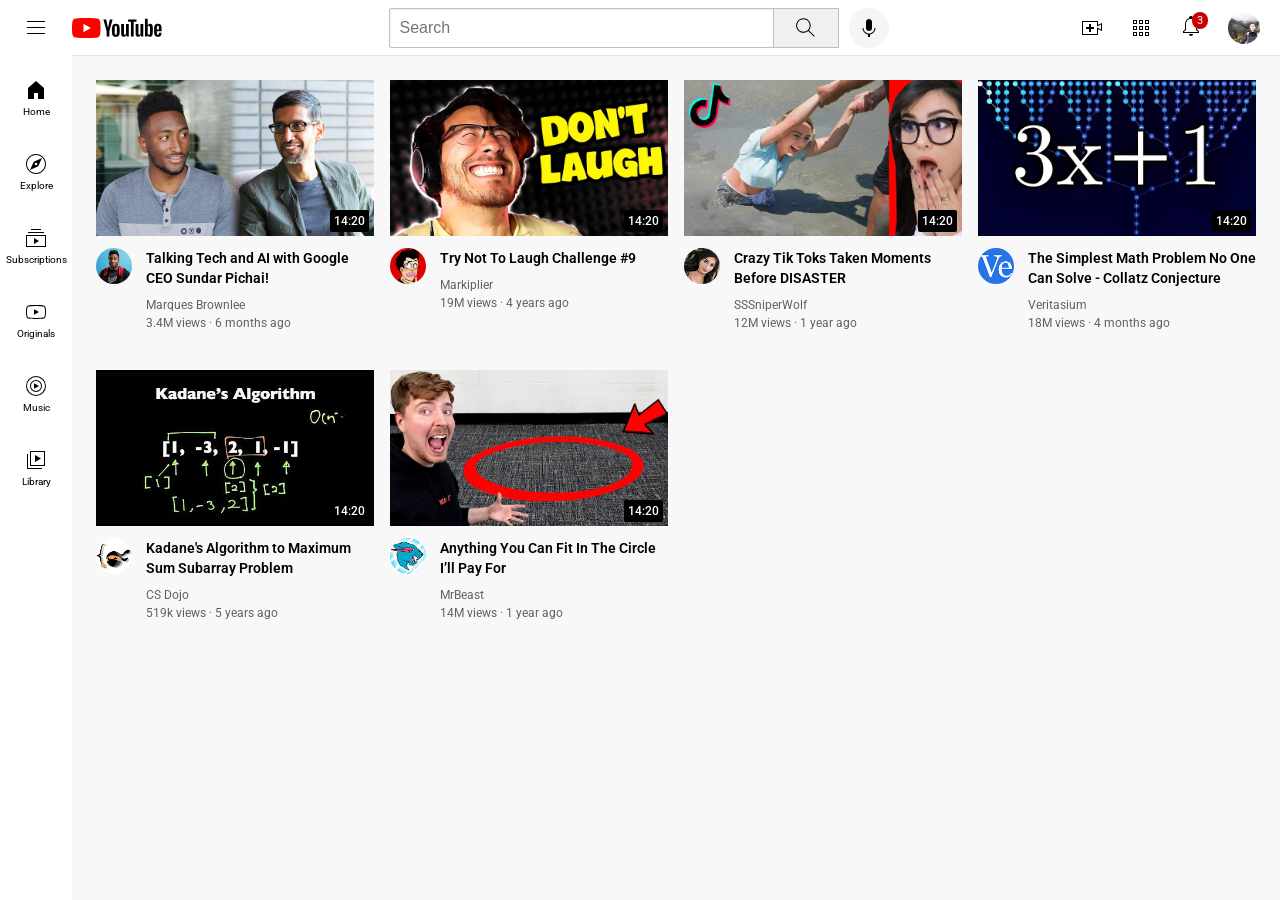
<file: index.html>
<!DOCTYPE html>
<html lang="en">
  <head>
    <title>YouTube.com Clone</title>
    <link rel="preconnect" href="https://fonts.googleapis.com" />
    <link rel="preconnect" href="https://fonts.gstatic.com" crossorigin />
    <link
      href="https://fonts.googleapis.com/css2?family=Roboto:ital,wght@0,100..900;1,100..900&display=swap"
      rel="stylesheet"
    />
    <link rel="stylesheet" href="styles/general.css" />
    <link rel="stylesheet" href="styles/header.css" />
    <link rel="stylesheet" href="styles/video.css" />
    <link rel="stylesheet" href="styles/sidebar.css" />
    <meta charset="UTF-8" />
    <meta name="viewport" content="width=device-width, initial-scale=1.0" />
    <title>Document</title>
  </head>
  <body>
    <header class="header">
      <div class="left-section">
        <img class="hamburger-menu" src="icons/hamburger-menu.svg" />
        <img class="youtube-logo" src="icons/youtube-logo.svg" alt="" />
      </div>
      <div class="middle-section">
        <input class="search-bar" type="text" placeholder="Search" />
        <button class="search-button">
          <img class="search-icon" src="icons/search.svg" />
          <div class="tooltip">Search</div>
        </button>
        <button class="voice-search-button">
          <img class="voice-search-icon" src="icons/voice-search-icon.svg" />
          <div class="tooltip">Search with your voice</div>
        </button>
      </div>
      <div class="right-section">
        <div class="upload-icon-container">
          <img class="upload-icon" src="icons/upload.svg" />
          <div class="tooltip">Create</div>
        </div>
        <img class="youtube-apps-icon" src="icons/youtube-apps.svg" />
        <div class="notifications-icon-container">
          <img class="notifications-icon" src="icons/notifications.svg" />
          <div class="notifications-count">3</div>
        </div>
        <img
          class="current-user-picture"
          src="channel-pictures/my-channel.jpeg"
        />
      </div>
    </header>

    <nav class="sidebar">
      <div class="sidebar-link">
        <img src="icons/home.svg" />
        <div>Home</div>
      </div>
      <div class="sidebar-link">
        <img src="icons/explore.svg" />
        <div>Explore</div>
      </div>
      <div class="sidebar-link">
        <img src="icons/subscriptions.svg" />
        <div>Subscriptions</div>
      </div>
      <div class="sidebar-link">
        <img src="icons/originals.svg" />
        <div>Originals</div>
      </div>
      <div class="sidebar-link">
        <img src="icons/youtube-music.svg" />
        <div>Music</div>
      </div>
      <div class="sidebar-link">
        <img src="icons/library.svg" />
        <div>Library</div>
      </div>
    </nav>

    <main>
      <section class="video-grid">
        <div class="video-preview">
          <div class="thumbnail-row">
            <img class="thumbnail" src="./thumbnails/thumbnail-1.webp" alt="" />
            <div class="video-time">14:20</div>
          </div>
          <div class="video-info-grid">
            <div class="channel-picture">
              <img
                class="profile-picture"
                src="channel-pictures/channel-1.jpeg"
              />
            </div>
            <div class="video-info">
              <p class="video-title">
                Talking Tech and AI with Google CEO Sundar Pichai!
              </p>
              <p class="video-author">Marques Brownlee</p>
              <p class="video-stats">3.4M views &#183; 6 months ago</p>
            </div>
          </div>
        </div>
        <div class="video-preview">
          <div class="thumbnail-row">
            <img class="thumbnail" src="./thumbnails/thumbnail-2.webp" alt="" />
            <div class="video-time">14:20</div>
          </div>
          <div class="video-info-grid">
            <div class="channel-picture">
              <img
                class="profile-picture"
                src="channel-pictures/channel-2.jpeg"
              />
            </div>
            <div class="video-info">
              <p class="video-title">Try Not To Laugh Challenge #9</p>
              <p class="video-author">Markiplier</p>
              <p class="video-stats">19M views &#183; 4 years ago</p>
            </div>
          </div>
        </div>
        <div class="video-preview">
          <div class="thumbnail-row">
            <img class="thumbnail" src="./thumbnails/thumbnail-3.webp" />
            <div class="video-time">14:20</div>
          </div>
          <div class="video-info-grid">
            <div class="channel-picture">
              <img
                class="profile-picture"
                src="channel-pictures/channel-3.jpeg"
              />
            </div>
            <div class="video-info">
              <p class="video-title">
                Crazy Tik Toks Taken Moments Before DISASTER
              </p>
              <p class="video-author">SSSniperWolf</p>
              <p class="video-stats">12M views &#183; 1 year ago</p>
            </div>
          </div>
        </div>
        <div class="video-preview">
          <div class="thumbnail-row">
            <img class="thumbnail" src="./thumbnails/thumbnail-4.webp" />
            <div class="video-time">14:20</div>
          </div>
          <div class="video-info-grid">
            <div class="channel-picture">
              <img
                class="profile-picture"
                src="channel-pictures/channel-4.jpeg"
              />
            </div>
            <div class="video-info">
              <p class="video-title">
                The Simplest Math Problem No One Can Solve - Collatz Conjecture
              </p>
              <p class="video-author">Veritasium</p>
              <p class="video-stats">18M views &#183; 4 months ago</p>
            </div>
          </div>
        </div>
        <div class="video-preview">
          <div class="thumbnail-row">
            <img class="thumbnail" src="./thumbnails/thumbnail-5.webp" />
            <div class="video-time">14:20</div>
          </div>
          <div class="video-info-grid">
            <div class="channel-picture">
              <img
                class="profile-picture"
                src="channel-pictures/channel-5.jpeg"
              />
            </div>
            <div class="video-info">
              <p class="video-title">
                Kadane's Algorithm to Maximum Sum Subarray Problem
              </p>
              <p class="video-author">CS Dojo</p>
              <p class="video-stats">519k views &#183; 5 years ago</p>
            </div>
          </div>
        </div>
        <div class="video-preview">
          <div class="thumbnail-row">
            <img class="thumbnail" src="./thumbnails/thumbnail-6.webp" />
            <div class="video-time">14:20</div>
          </div>
          <div class="video-info-grid">
            <div class="channel-picture">
              <img
                class="profile-picture"
                src="channel-pictures/channel-6.jpeg"
              />
            </div>
            <div class="video-info">
              <p class="video-title">
                Anything You Can Fit In The Circle I’ll Pay For
              </p>
              <p class="video-author">MrBeast</p>
              <p class="video-stats">14M views &#183; 1 year ago</p>
            </div>
          </div>
        </div>
      </section>
    </main>
  </body>
</html>
</file>
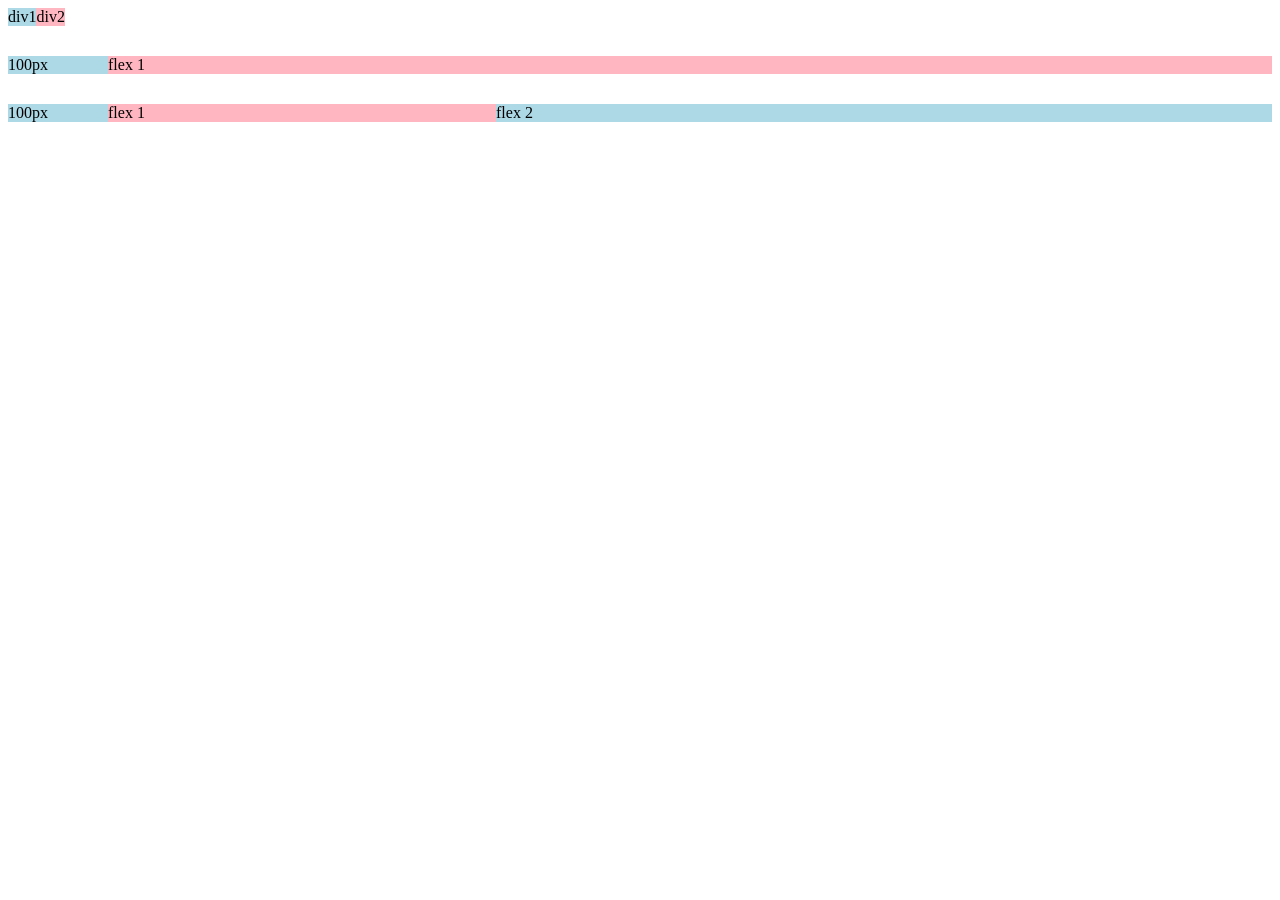
<file: flexbox.html>
<!DOCTYPE html>
<html>
  <head>
    <title>Flexbox Practice</title>
  </head>
  <body>
    <div style="display: flex; flex-direction: row">
      <div style="background-color: lightblue">div1</div>
      <div style="background-color: lightpink">div2</div>
    </div>

    <div style="margin-top: 30px; display: flex; flex-direction: row">
      <div style="background-color: lightblue; width: 100px">100px</div>
      <div style="background-color: lightpink; flex: 1">flex 1</div>
    </div>

    <div style="margin-top: 30px; display: flex; flex-direction: row">
      <div style="background-color: lightblue; width: 100px">100px</div>
      <div style="background-color: lightpink; flex: 1">flex 1</div>
      <div style="background-color: lightblue; flex: 2">flex 2</div>
    </div>
  </body>
</html>
</file>
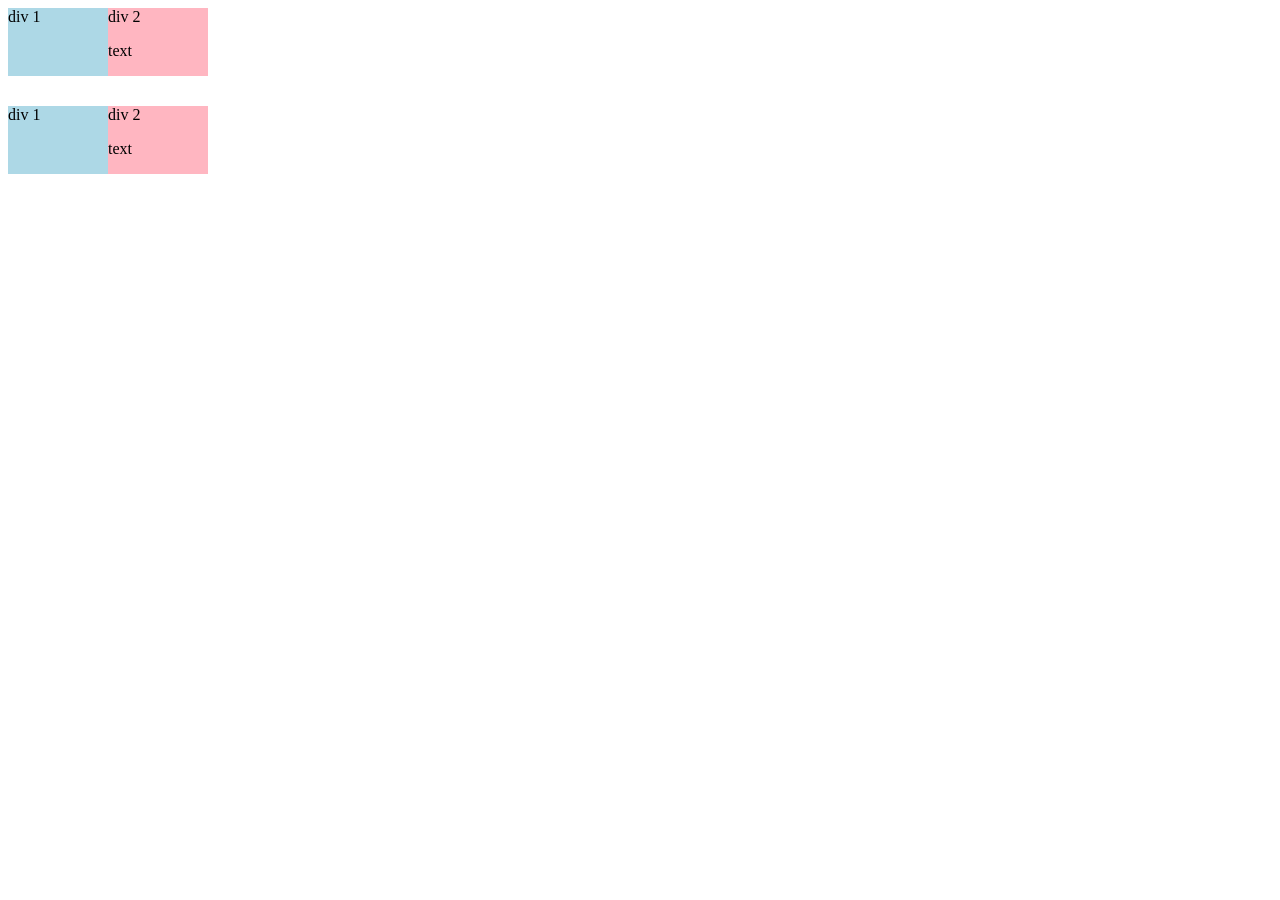
<file: grid.html>
<!DOCTYPE html>
<html>
  <head>
    <title>Grid Practice</title>
  </head>
  <body>
    <div style="display: grid; grid-template-columns: 100px 100px">
      <div style="background-color: lightblue">div 1</div>
      <div style="background-color: lightpink">
        div 2
        <p>text</p>
      </div>
    </div>

    <div
      style="
        margin-top: 30px;
        display: grid;
        grid-template-columns: 100px 100px;
      "
    >
      <div style="background-color: lightblue">div 1</div>
      <div style="background-color: lightpink">
        div 2
        <p>text</p>
      </div>
    </div>
  </body>
</html>
</file>
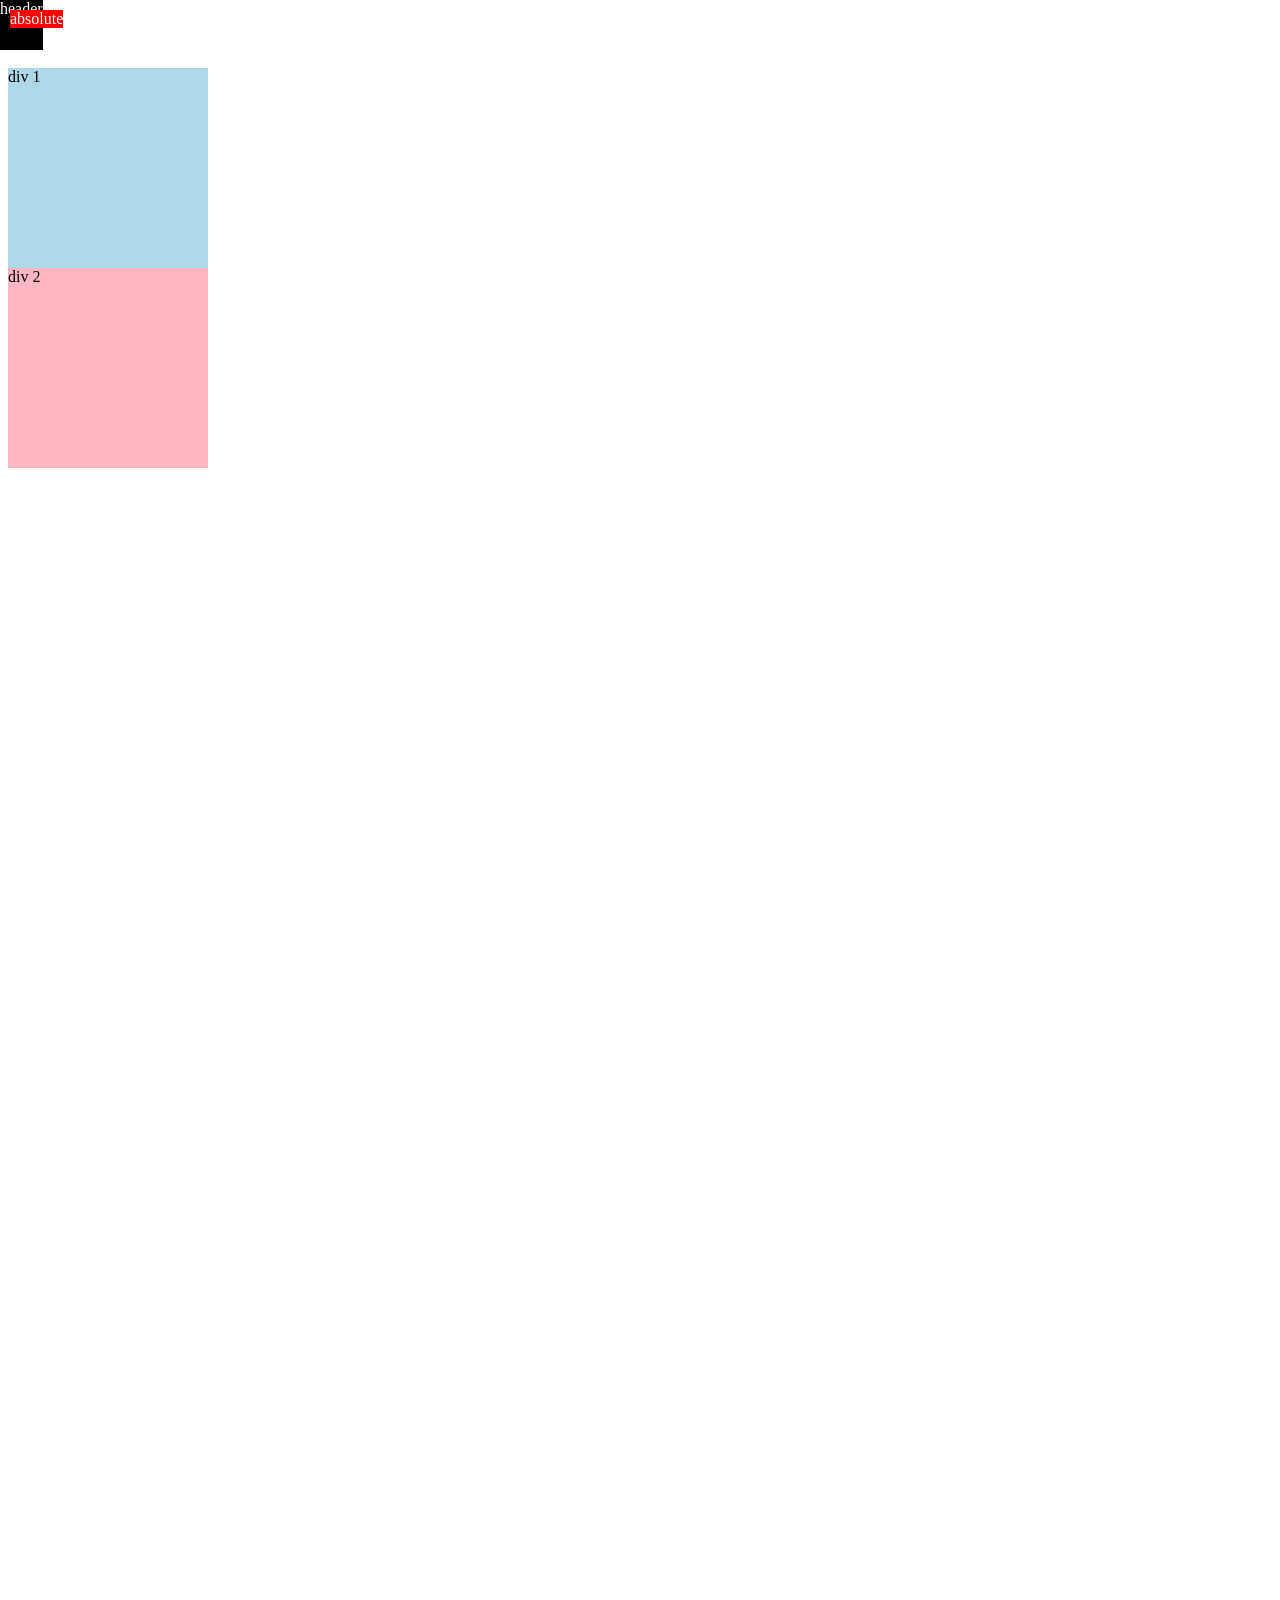
<file: position.html>
<!DOCTYPE html>
<html lang="en">
  <head>
    <title>Position Practice</title>
  </head>
  <body style="height: 3000px; padding-top: 60px">
    <div
      style="
        background-color: black;
        color: white;
        position: fixed;
        top: 0px;
        left: 0px;
        height: 50px;
      "
    >
      header
    </div>
    <div
      style="
        position: absolute;
        background-color: red;
        color: white;
        left: 10px;
        top: 10px;
      "
    >
      absolute
    </div>
    <div style="background-color: lightblue; height: 200px; width: 200px">
      div 1
    </div>
    <div style="background-color: lightpink; height: 200px; width: 200px">
      div 2
    </div>
  </body>
</html>
</file>
<file: styles/general.css>
p {
  margin-top: 0;
  margin-bottom: 0;
}

body {
  font-family: Roboto, Arial;
  margin: 0;
  padding-top: 80px;
  padding-left: 96px;
  padding-right: 24px;
  background-color: rgb(248, 248, 248);
}
</file>
<file: styles/header.css>
.header {
  height: 55px;
  display: flex;
  flex-direction: row;
  justify-content: space-between;
  position: fixed;
  top: 0;
  left: 0;
  right: 0;
  z-index: 100;
  background-color: white;
  border-bottom-width: 1px;
  border-bottom-style: solid;
  border-bottom-color: rgb(228, 228, 228);
}

.left-section {
  display: flex;
  align-items: center;
}

.hamburger-menu {
  height: 24px;
  margin-left: 24px;
  margin-right: 24px;
}

.youtube-logo {
  height: 20px;
}

.middle-section {
  flex: 1;
  margin-left: 70px;
  margin-right: 35px;
  max-width: 500px;
  display: flex;
  align-items: center;
}

.search-bar {
  flex: 1;
  height: 36px;
  padding-left: 10px;
  font-size: 16px;
  border-width: 1px;
  border-style: solid;
  border-color: rgb(192, 192, 192);
  border-radius: 2px;
  box-shadow: inset 1px 2px 3px rgba(0, 0, 0, 0.05);
  width: 0;
}

.search-bar::placeholder {
  font-size: 16px;
}

.search-icon {
  height: 25px;
}

.search-button {
  height: 40px;
  width: 66px;
  background-color: rgb(240, 240, 240);
  border: 1px solid rgb(192, 192, 192);
  margin-left: -1px;
  margin-right: 10px;
}
.search-button,
.voice-search-button,
.upload-icon-container {
  display: flex;
  justify-content: center;
  align-items: center;
  position: relative;
}
.search-button .tooltip,
.voice-search-button .tooltip,
.upload-icon-container .tooltip {
  position: absolute;
  background-color: gray;
  color: white;
  padding-top: 4px;
  padding-bottom: 4px;
  padding-left: 8px;
  padding-right: 8px;
  border-radius: 2px;
  font-size: 12px;
  bottom: -30px;
  opacity: 0;
  transition: opacity 0.15s;
  pointer-events: none;
  white-space: nowrap;
}

.search-button:hover .tooltip,
.voice-search-button:hover .tooltip,
.upload-icon-container:hover .tooltip {
  opacity: 1;
}

.voice-search-button {
  height: 40px;
  width: 40px;
  border-radius: 20px;
  border: none;
  background-color: rgb(245, 245, 245);
}
.voice-search-icon {
  height: 24px;
}

.right-section {
  width: 180px;
  margin-right: 20px;
  display: flex;
  align-items: center;
  justify-content: space-between;
  flex-shrink: 0;
}

.upload-icon {
  height: 24px;
}

.youtube-apps-icon {
  height: 24px;
}
.notifications-icon-container {
  position: relative;
}
.notifications-icon {
  height: 24px;
}
.notifications-count {
  position: absolute;
  top: -2px;
  right: -5px;
  background-color: rgb(200, 0, 0);
  color: white;
  font-size: 11px;
  padding-left: 5px;
  padding-right: 5px;
  padding-top: 2px;
  padding-bottom: 2px;
  border-radius: 10px;
}

.current-user-picture {
  height: 32px;
  border-radius: 16px;
}
</file>
<file: styles/video.css>
.thumbnail {
  width: 100%;
}

.video-title {
  margin-top: 0;
  font-size: 14px;
  font-weight: 600;
  line-height: 20px;
  margin-bottom: 10px;
}
.video-grid {
  display: grid;
  grid-template-columns: 1fr 1fr 1fr;
  column-gap: 16px;
  row-gap: 40px;
}

@media (max-width: 750px) {
  .video-grid {
    grid-template-columns: 1fr 1fr;
  }
}

@media (min-width: 1000px) {
  .video-grid {
    grid-template-columns: 1fr 1fr 1fr 1fr;
  }
}

@media (min-width: 751px) and (max-width: 999px) {
  .video-grid {
    grid-template-columns: 1fr 1fr 1fr;
  }
}

.thumbnail-row {
  margin-bottom: 8px;
  position: relative;
}
.video-time {
  font-size: 12px;
  font-weight: 500;
  padding: 4px;
  border-radius: 2px;
  background-color: black;
  color: white;
  position: absolute;
  bottom: 8px;
  right: 5px;
}
.video-info-grid {
  display: grid;
  grid-template-columns: 50px 1fr;
}
.profile-picture {
  width: 36px;
  border-radius: 40px;
}
.video-author,
.video-stats {
  font-size: 12px;
  color: rgb(96, 96, 96);
}

.video-author {
  margin-bottom: 4px;
}
</file>
<file: styles/sidebar.css>
.sidebar {
  position: fixed;
  left: 0;
  bottom: 0;
  top: 55px;
  background-color: white;
  width: 72px;
  z-index: 200;
  padding-top: 5px;
}

.sidebar-link {
  height: 74px;
  display: flex;
  justify-content: center;
  align-items: center;
  flex-direction: column;
}

.sidebar-link:hover {
  background-color: rgb(235, 235, 235);
  cursor: pointer;
}

.sidebar-link img {
  height: 24px;
  margin-bottom: 4px;
}

.sidebar-link div {
  font-size: 10px;
}
</file>
